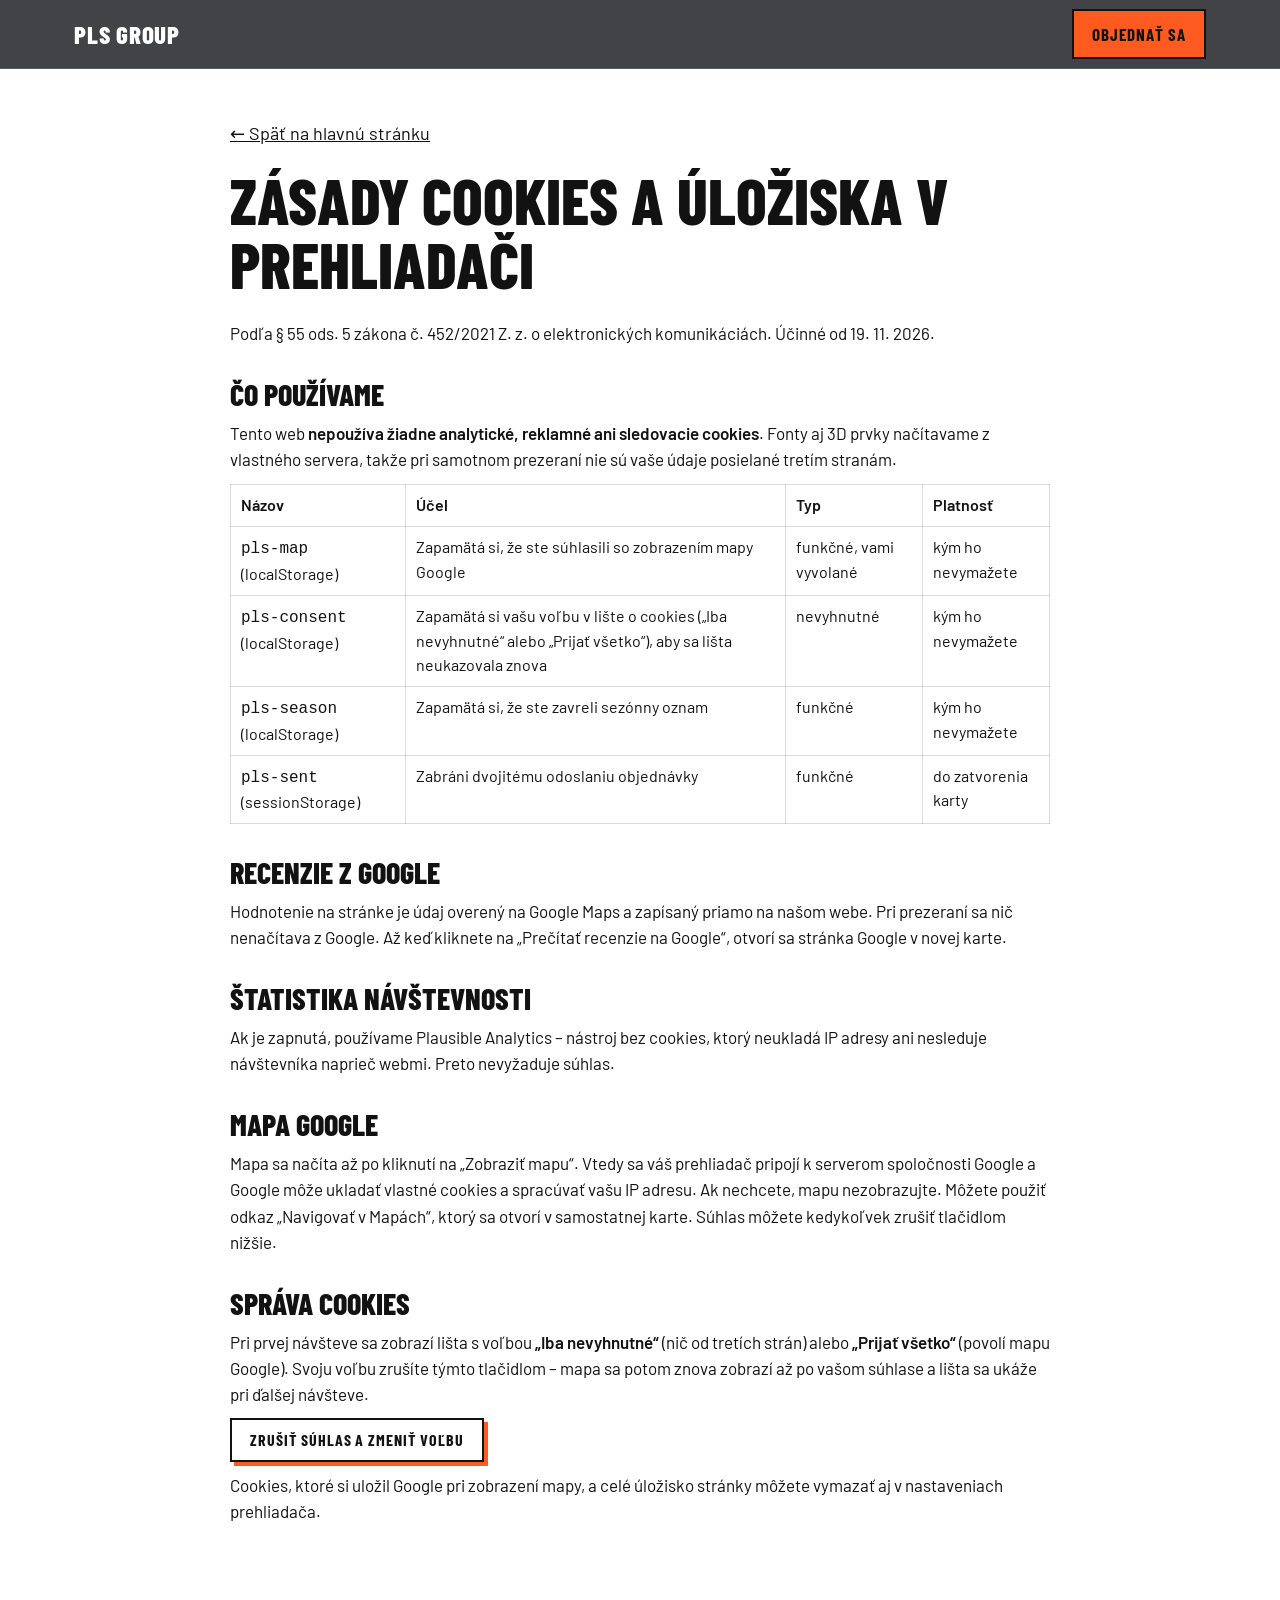
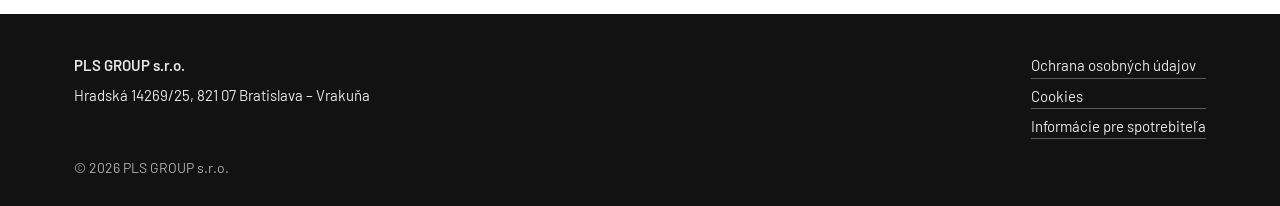
<file: cookies.html>
<!doctype html>
<html lang="sk"><head><meta charset="utf-8"><meta name="viewport" content="width=device-width,initial-scale=1"><meta http-equiv="Content-Security-Policy" content="default-src 'self'; object-src 'none'; base-uri 'self'; form-action 'self'; font-src 'self'; style-src 'self' 'unsafe-inline'; manifest-src 'self'; script-src 'self'; img-src 'self' data:; connect-src 'self'; frame-src 'none'; upgrade-insecure-requests"><meta name="referrer" content="strict-origin-when-cross-origin">
<title>Cookies – PLS GROUP</title><link rel="icon" href="assets/favicon.svg" type="image/svg+xml"><link rel="apple-touch-icon" href="assets/apple-touch-icon.png"><meta name="description" content="Zásady cookies a úložiska v prehliadači na webe autoservisu PLS GROUP v Bratislave – Vrakuni."><meta name="robots" content="noindex,follow">
<link rel="stylesheet" href="css/fonts.css"><link rel="stylesheet" href="css/style.css"></head><body>
<header class="top"><div class="wrap"><nav aria-label="Hlavné menu"><a class="logo" href="index.html"><span>PLS GROUP</span></a><a class="btn o sm" href="index.html#objednavka">Objednať sa</a></nav></div></header>
<main class="wrap legal"><a class="back" href="index.html">← Späť na hlavnú stránku</a>

<h1>Zásady cookies a úložiska v prehliadači</h1>
<p>Podľa § 55 ods. 5 zákona č. 452/2021 Z. z. o elektronických komunikáciách. Účinné od 19. 11. 2026.</p>
<h2>Čo používame</h2>
<p>Tento web <b>nepoužíva žiadne analytické, reklamné ani sledovacie cookies</b>. Fonty aj 3D prvky načítavame z vlastného servera, takže pri samotnom prezeraní nie sú vaše údaje posielané tretím stranám.</p>
<table><tr><th>Názov</th><th>Účel</th><th>Typ</th><th>Platnosť</th></tr>
<tr><td><code>pls-map</code> (localStorage)</td><td>Zapamätá si, že ste súhlasili so zobrazením mapy Google</td><td>funkčné, vami vyvolané</td><td>kým ho nevymažete</td></tr>
<tr><td><code>pls-consent</code> (localStorage)</td><td>Zapamätá si vašu voľbu v lište o cookies („Iba nevyhnutné“ alebo „Prijať všetko“), aby sa lišta neukazovala znova</td><td>nevyhnutné</td><td>kým ho nevymažete</td></tr>
<tr><td><code>pls-season</code> (localStorage)</td><td>Zapamätá si, že ste zavreli sezónny oznam</td><td>funkčné</td><td>kým ho nevymažete</td></tr>
<tr><td><code>pls-sent</code> (sessionStorage)</td><td>Zabráni dvojitému odoslaniu objednávky</td><td>funkčné</td><td>do zatvorenia karty</td></tr></table>
<h2>Recenzie z Google</h2>
<p>Hodnotenie na stránke je údaj overený na Google Maps a zapísaný priamo na našom webe. Pri prezeraní sa nič nenačítava z Google. Až keď kliknete na „Prečítať recenzie na Google“, otvorí sa stránka Google v novej karte.</p>
<h2>Štatistika návštevnosti</h2>
<p>Ak je zapnutá, používame Plausible Analytics – nástroj bez cookies, ktorý neukladá IP adresy ani nesleduje návštevníka naprieč webmi. Preto nevyžaduje súhlas.</p>
<h2>Mapa Google</h2>
<p>Mapa sa načíta až po kliknutí na „Zobraziť mapu“. Vtedy sa váš prehliadač pripojí k serverom spoločnosti Google a Google môže ukladať vlastné cookies a spracúvať vašu IP adresu. Ak nechcete, mapu nezobrazujte. Môžete použiť odkaz „Navigovať v Mapách“, ktorý sa otvorí v samostatnej karte. Súhlas môžete kedykoľvek zrušiť tlačidlom nižšie.</p>
<h2>Správa cookies</h2>
<p>Pri prvej návšteve sa zobrazí lišta s voľbou <b>„Iba nevyhnutné“</b> (nič od tretích strán) alebo <b>„Prijať všetko“</b> (povolí mapu Google). Svoju voľbu zrušíte týmto tlačidlom – mapa sa potom znova zobrazí až po vašom súhlase a lišta sa ukáže pri ďalšej návšteve.</p>
<p><button type="button" id="consent-reset" class="creset">Zrušiť súhlas a zmeniť voľbu</button> <span id="consent-msg" role="status"></span></p>
<p>Cookies, ktoré si uložil Google pri zobrazení mapy, a celé úložisko stránky môžete vymazať aj v nastaveniach prehliadača.</p>
</main>
<footer><div class="wrap"><div class="col"><b data-co="name"></b><span data-co="address"></span></div>
<div class="col"><a href="zasady-ochrany-osobnych-udajov.html">Ochrana osobných údajov</a><a href="cookies.html">Cookies</a><a href="informacie-pre-spotrebitela.html">Informácie pre spotrebiteľa</a></div>
<p class="small">© <span id="y"></span> <span data-co="name"></span></p></div></footer>
<script src="js/config.js"></script><script src="js/legal.js"></script><script src="js/guard.js"></script></body></html>
</file>
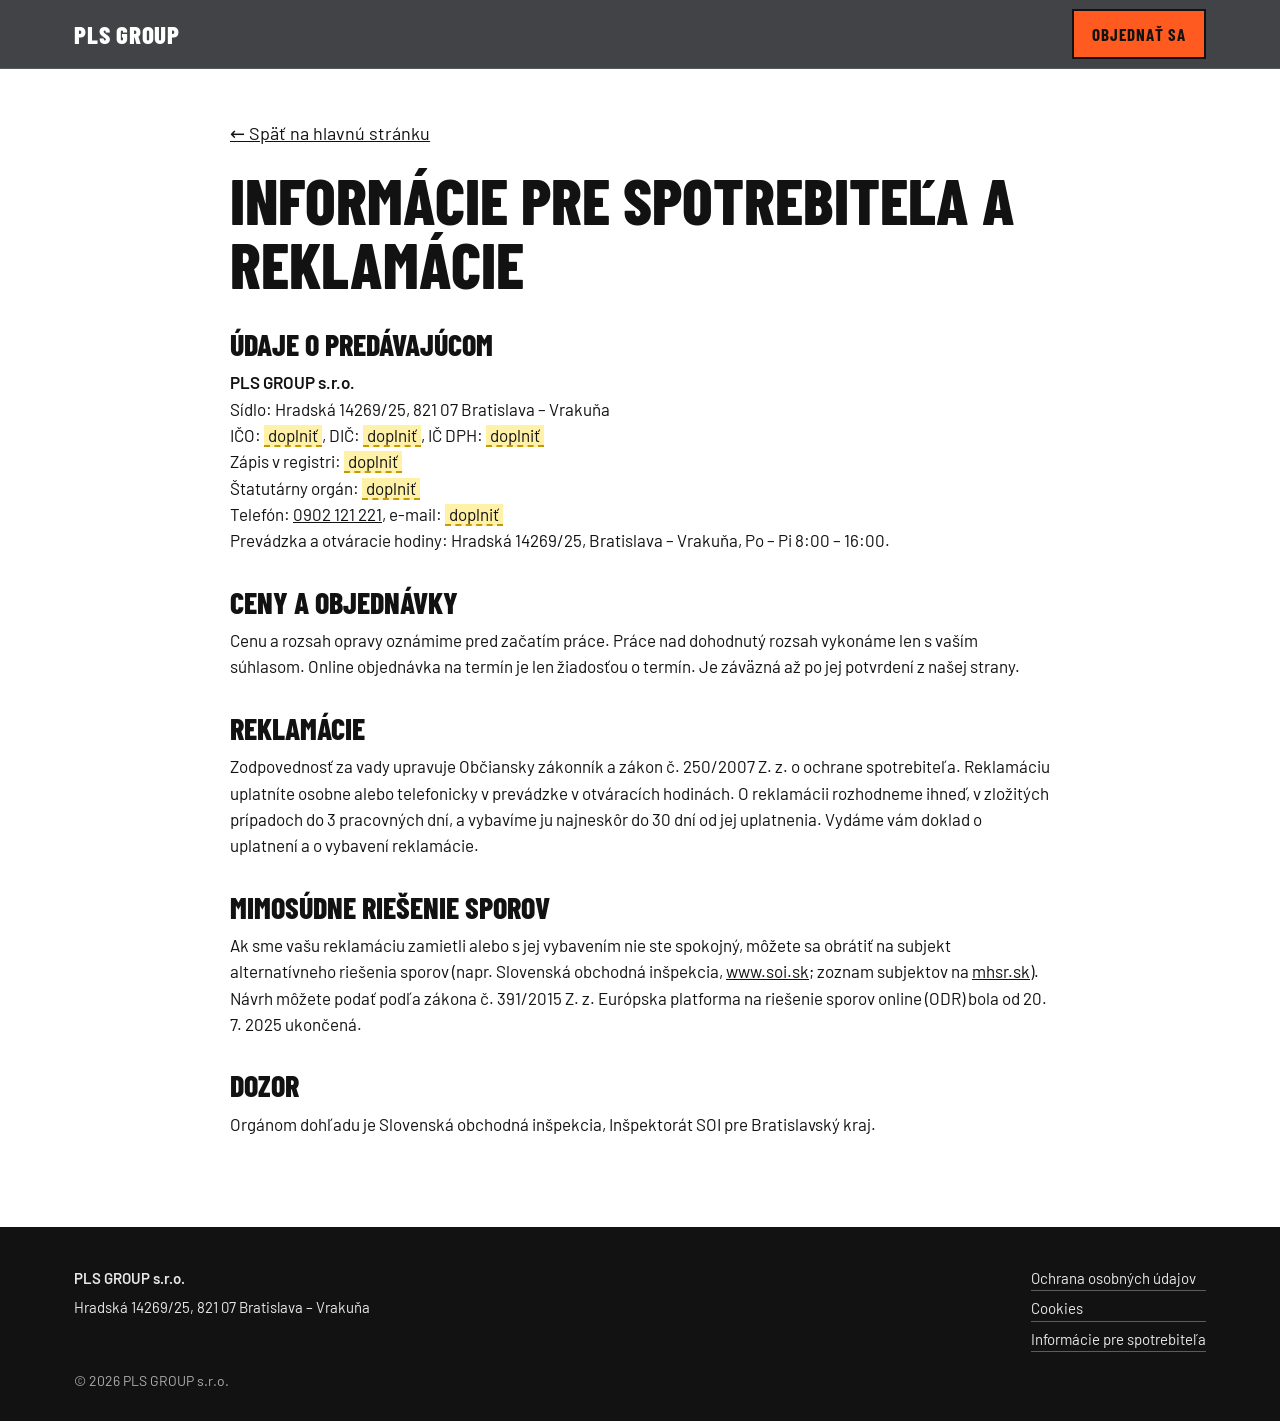
<file: informacie-pre-spotrebitela.html>
<!doctype html>
<html lang="sk"><head><meta charset="utf-8"><meta name="viewport" content="width=device-width,initial-scale=1"><meta http-equiv="Content-Security-Policy" content="default-src 'self'; object-src 'none'; base-uri 'self'; form-action 'self'; font-src 'self'; style-src 'self' 'unsafe-inline'; manifest-src 'self'; script-src 'self'; img-src 'self' data:; connect-src 'self'; frame-src 'none'; upgrade-insecure-requests"><meta name="referrer" content="strict-origin-when-cross-origin">
<title>Informácie pre spotrebiteľa – PLS GROUP</title><link rel="icon" href="assets/favicon.svg" type="image/svg+xml"><link rel="apple-touch-icon" href="assets/apple-touch-icon.png"><meta name="description" content="Informácie pre spotrebiteľa, reklamácie a mimosúdne riešenie sporov – autoservis PLS GROUP, Bratislava – Vrakuňa."><meta name="robots" content="noindex,follow">
<link rel="stylesheet" href="css/fonts.css"><link rel="stylesheet" href="css/style.css"></head><body>
<header class="top"><div class="wrap"><nav aria-label="Hlavné menu"><a class="logo" href="index.html"><span>PLS GROUP</span></a><a class="btn o sm" href="index.html#objednavka">Objednať sa</a></nav></div></header>
<main class="wrap legal"><a class="back" href="index.html">← Späť na hlavnú stránku</a>

<h1>Informácie pre spotrebiteľa a reklamácie</h1>
<h2>Údaje o predávajúcom</h2>
<p><b data-co="name"></b><br>Sídlo: <span data-co="address"></span><br>IČO: <span data-co="ico"></span>, DIČ: <span data-co="dic"></span>, IČ DPH: <span data-co="icdph"></span><br>Zápis v registri: <span data-co="register"></span><br>Štatutárny orgán: <span data-co="statutar"></span><br>Telefón: <a href="tel:+421902121221" data-co="phone"></a>, e-mail: <span data-co="email"></span><br>Prevádzka a otváracie hodiny: Hradská 14269/25, Bratislava – Vrakuňa, Po – Pi 8:00 – 16:00.</p>
<h2>Ceny a objednávky</h2>
<p>Cenu a rozsah opravy oznámime pred začatím práce. Práce nad dohodnutý rozsah vykonáme len s vaším súhlasom. Online objednávka na termín je len žiadosťou o termín. Je záväzná až po jej potvrdení z našej strany.</p>
<h2>Reklamácie</h2>
<p>Zodpovednosť za vady upravuje Občiansky zákonník a zákon č. 250/2007 Z. z. o ochrane spotrebiteľa. Reklamáciu uplatníte osobne alebo telefonicky v prevádzke v otváracích hodinách. O reklamácii rozhodneme ihneď, v zložitých prípadoch do 3 pracovných dní, a vybavíme ju najneskôr do 30 dní od jej uplatnenia. Vydáme vám doklad o uplatnení a o vybavení reklamácie.</p>
<h2>Mimosúdne riešenie sporov</h2>
<p>Ak sme vašu reklamáciu zamietli alebo s jej vybavením nie ste spokojný, môžete sa obrátiť na subjekt alternatívneho riešenia sporov (napr. Slovenská obchodná inšpekcia, <a href="https://www.soi.sk" rel="noopener">www.soi.sk</a>; zoznam subjektov na <a href="https://www.mhsr.sk" rel="noopener">mhsr.sk</a>). Návrh môžete podať podľa zákona č. 391/2015 Z. z. Európska platforma na riešenie sporov online (ODR) bola od 20. 7. 2025 ukončená.</p>
<h2>Dozor</h2>
<p>Orgánom dohľadu je Slovenská obchodná inšpekcia, Inšpektorát SOI pre Bratislavský kraj.</p>
</main>
<footer><div class="wrap"><div class="col"><b data-co="name"></b><span data-co="address"></span></div>
<div class="col"><a href="zasady-ochrany-osobnych-udajov.html">Ochrana osobných údajov</a><a href="cookies.html">Cookies</a><a href="informacie-pre-spotrebitela.html">Informácie pre spotrebiteľa</a></div>
<p class="small">© <span id="y"></span> <span data-co="name"></span></p></div></footer>
<script src="js/config.js"></script><script src="js/legal.js"></script><script src="js/guard.js"></script></body></html>
</file>
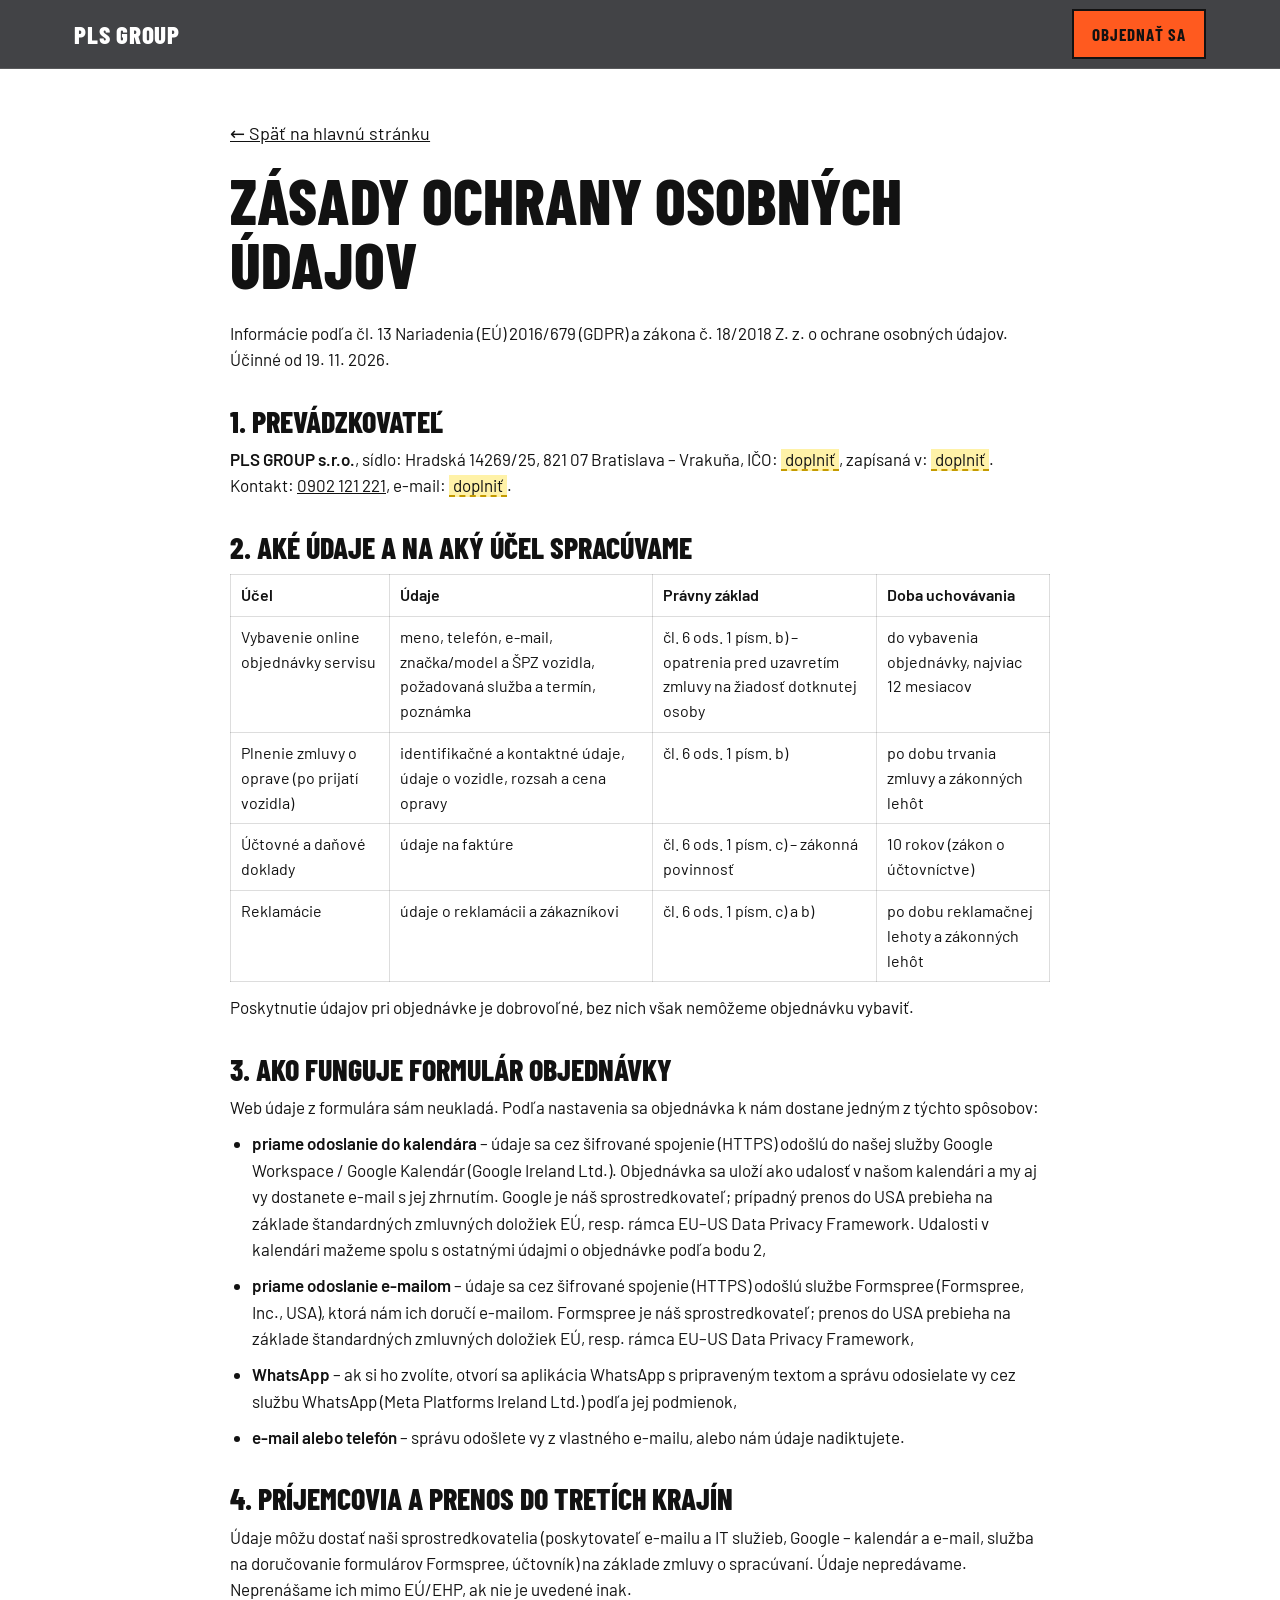
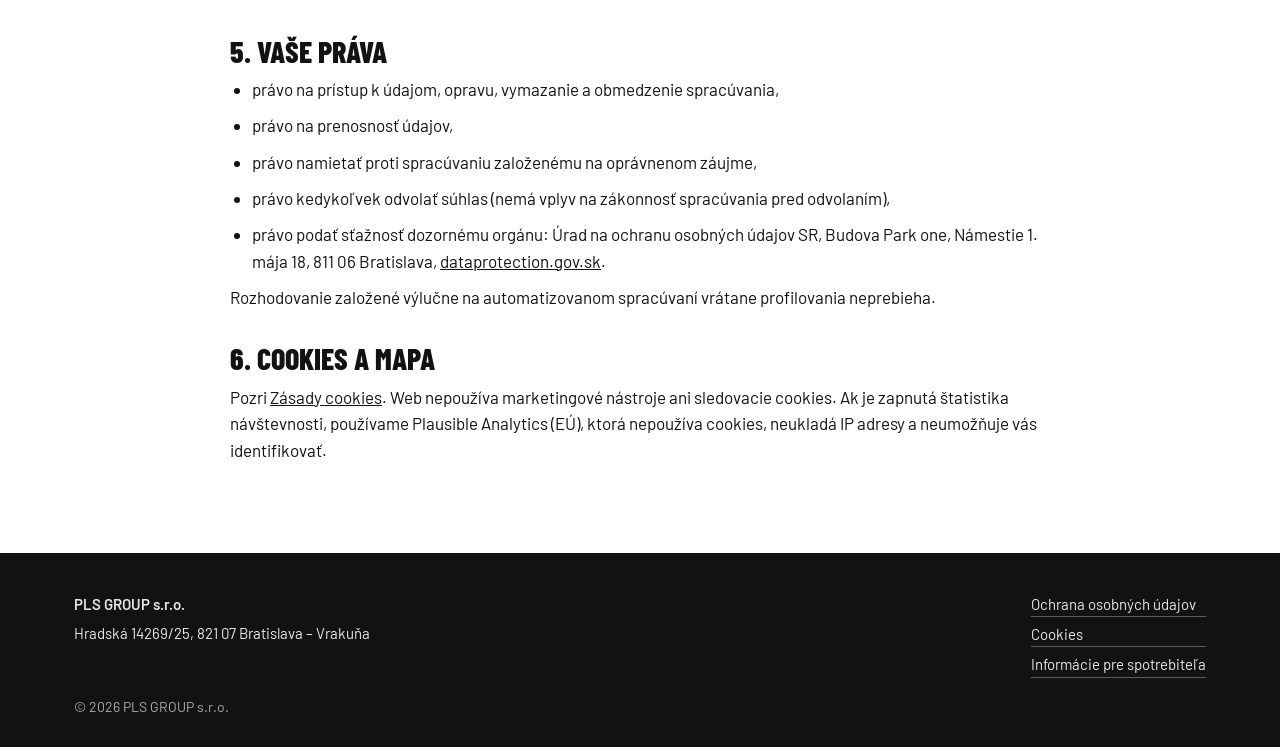
<file: zasady-ochrany-osobnych-udajov.html>
<!doctype html>
<html lang="sk"><head><meta charset="utf-8"><meta name="viewport" content="width=device-width,initial-scale=1"><meta http-equiv="Content-Security-Policy" content="default-src 'self'; object-src 'none'; base-uri 'self'; form-action 'self'; font-src 'self'; style-src 'self' 'unsafe-inline'; manifest-src 'self'; script-src 'self'; img-src 'self' data:; connect-src 'self'; frame-src 'none'; upgrade-insecure-requests"><meta name="referrer" content="strict-origin-when-cross-origin">
<title>Zásady ochrany osobných údajov – PLS GROUP</title><link rel="icon" href="assets/favicon.svg" type="image/svg+xml"><link rel="apple-touch-icon" href="assets/apple-touch-icon.png"><meta name="description" content="Ako autoservis PLS GROUP spracúva osobné údaje pri objednávke servisu a aké máte práva podľa GDPR."><meta name="robots" content="noindex,follow">
<link rel="stylesheet" href="css/fonts.css"><link rel="stylesheet" href="css/style.css"></head><body>
<header class="top"><div class="wrap"><nav aria-label="Hlavné menu"><a class="logo" href="index.html"><span>PLS GROUP</span></a><a class="btn o sm" href="index.html#objednavka">Objednať sa</a></nav></div></header>
<main class="wrap legal"><a class="back" href="index.html">← Späť na hlavnú stránku</a>

<h1>Zásady ochrany osobných údajov</h1>
<p>Informácie podľa čl. 13 Nariadenia (EÚ) 2016/679 (GDPR) a zákona č. 18/2018 Z. z. o ochrane osobných údajov. Účinné od 19. 11. 2026.</p>
<h2>1. Prevádzkovateľ</h2>
<p><b data-co="name"></b>, sídlo: <span data-co="address"></span>, IČO: <span data-co="ico"></span>, zapísaná v: <span data-co="register"></span>. Kontakt: <a href="tel:+421902121221" data-co="phone"></a>, e-mail: <span data-co="email"></span>.</p>
<h2>2. Aké údaje a na aký účel spracúvame</h2>
<table><tr><th>Účel</th><th>Údaje</th><th>Právny základ</th><th>Doba uchovávania</th></tr>
<tr><td>Vybavenie online objednávky servisu</td><td>meno, telefón, e-mail, značka/model a ŠPZ vozidla, požadovaná služba a termín, poznámka</td><td>čl. 6 ods. 1 písm. b) – opatrenia pred uzavretím zmluvy na žiadosť dotknutej osoby</td><td>do vybavenia objednávky, najviac 12 mesiacov</td></tr>
<tr><td>Plnenie zmluvy o oprave (po prijatí vozidla)</td><td>identifikačné a kontaktné údaje, údaje o vozidle, rozsah a cena opravy</td><td>čl. 6 ods. 1 písm. b)</td><td>po dobu trvania zmluvy a zákonných lehôt</td></tr>
<tr><td>Účtovné a daňové doklady</td><td>údaje na faktúre</td><td>čl. 6 ods. 1 písm. c) – zákonná povinnosť</td><td>10 rokov (zákon o účtovníctve)</td></tr>
<tr><td>Reklamácie</td><td>údaje o reklamácii a zákazníkovi</td><td>čl. 6 ods. 1 písm. c) a b)</td><td>po dobu reklamačnej lehoty a zákonných lehôt</td></tr></table>
<p>Poskytnutie údajov pri objednávke je dobrovoľné, bez nich však nemôžeme objednávku vybaviť.</p>
<h2>3. Ako funguje formulár objednávky</h2>
<p>Web údaje z formulára sám neukladá. Podľa nastavenia sa objednávka k nám dostane jedným z týchto spôsobov:</p>
<ul><li><b>priame odoslanie do kalendára</b> – údaje sa cez šifrované spojenie (HTTPS) odošlú do našej služby Google Workspace / Google Kalendár (Google Ireland Ltd.). Objednávka sa uloží ako udalosť v našom kalendári a my aj vy dostanete e-mail s jej zhrnutím. Google je náš sprostredkovateľ; prípadný prenos do USA prebieha na základe štandardných zmluvných doložiek EÚ, resp. rámca EU–US Data Privacy Framework. Udalosti v kalendári mažeme spolu s ostatnými údajmi o objednávke podľa bodu 2,</li>
<li><b>priame odoslanie e-mailom</b> – údaje sa cez šifrované spojenie (HTTPS) odošlú službe Formspree (Formspree, Inc., USA), ktorá nám ich doručí e-mailom. Formspree je náš sprostredkovateľ; prenos do USA prebieha na základe štandardných zmluvných doložiek EÚ, resp. rámca EU–US Data Privacy Framework,</li>
<li><b>WhatsApp</b> – ak si ho zvolíte, otvorí sa aplikácia WhatsApp s pripraveným textom a správu odosielate vy cez službu WhatsApp (Meta Platforms Ireland Ltd.) podľa jej podmienok,</li>
<li><b>e-mail alebo telefón</b> – správu odošlete vy z vlastného e-mailu, alebo nám údaje nadiktujete.</li></ul>
<h2>4. Príjemcovia a prenos do tretích krajín</h2>
<p>Údaje môžu dostať naši sprostredkovatelia (poskytovateľ e-mailu a IT služieb, Google – kalendár a e-mail, služba na doručovanie formulárov Formspree, účtovník) na základe zmluvy o spracúvaní. Údaje nepredávame. Neprenášame ich mimo EÚ/EHP, ak nie je uvedené inak.</p>
<h2>5. Vaše práva</h2>
<ul><li>právo na prístup k údajom, opravu, vymazanie a obmedzenie spracúvania,</li><li>právo na prenosnosť údajov,</li><li>právo namietať proti spracúvaniu založenému na oprávnenom záujme,</li><li>právo kedykoľvek odvolať súhlas (nemá vplyv na zákonnosť spracúvania pred odvolaním),</li><li>právo podať sťažnosť dozornému orgánu: Úrad na ochranu osobných údajov SR, Budova Park one, Námestie 1. mája 18, 811 06 Bratislava, <a href="https://dataprotection.gov.sk" rel="noopener">dataprotection.gov.sk</a>.</li></ul>
<p>Rozhodovanie založené výlučne na automatizovanom spracúvaní vrátane profilovania neprebieha.</p>
<h2>6. Cookies a mapa</h2>
<p>Pozri <a href="cookies.html">Zásady cookies</a>. Web nepoužíva marketingové nástroje ani sledovacie cookies. Ak je zapnutá štatistika návštevnosti, používame Plausible Analytics (EÚ), ktorá nepoužíva cookies, neukladá IP adresy a neumožňuje vás identifikovať.</p>
</main>
<footer><div class="wrap"><div class="col"><b data-co="name"></b><span data-co="address"></span></div>
<div class="col"><a href="zasady-ochrany-osobnych-udajov.html">Ochrana osobných údajov</a><a href="cookies.html">Cookies</a><a href="informacie-pre-spotrebitela.html">Informácie pre spotrebiteľa</a></div>
<p class="small">© <span id="y"></span> <span data-co="name"></span></p></div></footer>
<script src="js/config.js"></script><script src="js/legal.js"></script><script src="js/guard.js"></script></body></html>
</file>
<file: css/fonts.css>
@font-face{font-family:'Barlow';font-style:normal;font-weight:400;font-display:swap;src:url(../fonts/Barlow-400-latin-ext.woff2) format('woff2');unicode-range:U+0100-02BA, U+02BD-02C5, U+02C7-02CC, U+02CE-02D7, U+02DD-02FF, U+0304, U+0308, U+0329, U+1D00-1DBF, U+1E00-1E9F, U+1EF2-1EFF, U+2020, U+20A0-20AB, U+20AD-20C4, U+2113, U+2C60-2C7F, U+A720-A7FF}
@font-face{font-family:'Barlow';font-style:normal;font-weight:400;font-display:swap;src:url(../fonts/Barlow-400-latin.woff2) format('woff2');unicode-range:U+0000-00FF, U+0131, U+0152-0153, U+02BB-02BC, U+02C6, U+02DA, U+02DC, U+0304, U+0308, U+0329, U+2000-206F, U+20AC, U+2122, U+2191, U+2193, U+2212, U+2215, U+FEFF, U+FFFD}
@font-face{font-family:'Barlow';font-style:normal;font-weight:500;font-display:swap;src:url(../fonts/Barlow-500-latin-ext.woff2) format('woff2');unicode-range:U+0100-02BA, U+02BD-02C5, U+02C7-02CC, U+02CE-02D7, U+02DD-02FF, U+0304, U+0308, U+0329, U+1D00-1DBF, U+1E00-1E9F, U+1EF2-1EFF, U+2020, U+20A0-20AB, U+20AD-20C4, U+2113, U+2C60-2C7F, U+A720-A7FF}
@font-face{font-family:'Barlow';font-style:normal;font-weight:500;font-display:swap;src:url(../fonts/Barlow-500-latin.woff2) format('woff2');unicode-range:U+0000-00FF, U+0131, U+0152-0153, U+02BB-02BC, U+02C6, U+02DA, U+02DC, U+0304, U+0308, U+0329, U+2000-206F, U+20AC, U+2122, U+2191, U+2193, U+2212, U+2215, U+FEFF, U+FFFD}
@font-face{font-family:'Barlow';font-style:normal;font-weight:600;font-display:swap;src:url(../fonts/Barlow-600-latin-ext.woff2) format('woff2');unicode-range:U+0100-02BA, U+02BD-02C5, U+02C7-02CC, U+02CE-02D7, U+02DD-02FF, U+0304, U+0308, U+0329, U+1D00-1DBF, U+1E00-1E9F, U+1EF2-1EFF, U+2020, U+20A0-20AB, U+20AD-20C4, U+2113, U+2C60-2C7F, U+A720-A7FF}
@font-face{font-family:'Barlow';font-style:normal;font-weight:600;font-display:swap;src:url(../fonts/Barlow-600-latin.woff2) format('woff2');unicode-range:U+0000-00FF, U+0131, U+0152-0153, U+02BB-02BC, U+02C6, U+02DA, U+02DC, U+0304, U+0308, U+0329, U+2000-206F, U+20AC, U+2122, U+2191, U+2193, U+2212, U+2215, U+FEFF, U+FFFD}
@font-face{font-family:'Barlow Condensed';font-style:normal;font-weight:600;font-display:swap;src:url(../fonts/BarlowCondensed-600-latin-ext.woff2) format('woff2');unicode-range:U+0100-02BA, U+02BD-02C5, U+02C7-02CC, U+02CE-02D7, U+02DD-02FF, U+0304, U+0308, U+0329, U+1D00-1DBF, U+1E00-1E9F, U+1EF2-1EFF, U+2020, U+20A0-20AB, U+20AD-20C4, U+2113, U+2C60-2C7F, U+A720-A7FF}
@font-face{font-family:'Barlow Condensed';font-style:normal;font-weight:600;font-display:swap;src:url(../fonts/BarlowCondensed-600-latin.woff2) format('woff2');unicode-range:U+0000-00FF, U+0131, U+0152-0153, U+02BB-02BC, U+02C6, U+02DA, U+02DC, U+0304, U+0308, U+0329, U+2000-206F, U+20AC, U+2122, U+2191, U+2193, U+2212, U+2215, U+FEFF, U+FFFD}
@font-face{font-family:'Barlow Condensed';font-style:normal;font-weight:700;font-display:swap;src:url(../fonts/BarlowCondensed-700-latin-ext.woff2) format('woff2');unicode-range:U+0100-02BA, U+02BD-02C5, U+02C7-02CC, U+02CE-02D7, U+02DD-02FF, U+0304, U+0308, U+0329, U+1D00-1DBF, U+1E00-1E9F, U+1EF2-1EFF, U+2020, U+20A0-20AB, U+20AD-20C4, U+2113, U+2C60-2C7F, U+A720-A7FF}
@font-face{font-family:'Barlow Condensed';font-style:normal;font-weight:700;font-display:swap;src:url(../fonts/BarlowCondensed-700-latin.woff2) format('woff2');unicode-range:U+0000-00FF, U+0131, U+0152-0153, U+02BB-02BC, U+02C6, U+02DA, U+02DC, U+0304, U+0308, U+0329, U+2000-206F, U+20AC, U+2122, U+2191, U+2193, U+2212, U+2215, U+FEFF, U+FFFD}
@font-face{font-family:'Barlow Condensed';font-style:normal;font-weight:800;font-display:swap;src:url(../fonts/BarlowCondensed-800-latin-ext.woff2) format('woff2');unicode-range:U+0100-02BA, U+02BD-02C5, U+02C7-02CC, U+02CE-02D7, U+02DD-02FF, U+0304, U+0308, U+0329, U+1D00-1DBF, U+1E00-1E9F, U+1EF2-1EFF, U+2020, U+20A0-20AB, U+20AD-20C4, U+2113, U+2C60-2C7F, U+A720-A7FF}
@font-face{font-family:'Barlow Condensed';font-style:normal;font-weight:800;font-display:swap;src:url(../fonts/BarlowCondensed-800-latin.woff2) format('woff2');unicode-range:U+0000-00FF, U+0131, U+0152-0153, U+02BB-02BC, U+02C6, U+02DA, U+02DC, U+0304, U+0308, U+0329, U+2000-206F, U+20AC, U+2122, U+2191, U+2193, U+2212, U+2215, U+FEFF, U+FFFD}
</file>
<file: css/style.css>
/* PLS GROUP – projekt4 */
:root{
  --w:#fff; --hl:#d4d8de; --o:#ff5a1f; --o-d:#c43600; --k:#121212; --g:#1b1e23; --line:rgba(18,18,18,.14); --gr:#c9ced5;
  --head:"Barlow Condensed","Arial Narrow",Impact,sans-serif;
  --body:"Barlow",system-ui,-apple-system,"Segoe UI",Roboto,sans-serif;
}
*{box-sizing:border-box;margin:0;padding:0}
html{scroll-behavior:smooth;scroll-padding-top:76px}
body{font-family:var(--body);font-size:18px;line-height:1.55;color:var(--k);background:var(--w);-webkit-font-smoothing:antialiased}
img{display:block;max-width:100%}
a{color:inherit}
button{font:inherit;color:inherit}
.wrap{max-width:1180px;margin:0 auto;padding:0 24px}
.sr{position:absolute;width:1px;height:1px;overflow:hidden;clip:rect(0 0 0 0);white-space:nowrap}
.skip{position:fixed;left:12px;top:-60px;z-index:100;background:var(--o);color:var(--k);padding:10px 16px;font-family:var(--head);font-weight:700;letter-spacing:.06em;text-transform:uppercase;text-decoration:none;transition:top .15s}
.skip:focus{top:12px}
:focus-visible{outline:3px solid var(--o);outline-offset:3px}

h1,h2,h3{font-family:var(--head);font-weight:800;line-height:.98;text-transform:uppercase}
h2{font-size:clamp(40px,5.4vw,72px)}
h3{font-size:30px;line-height:1.02}
.eyebrow{font-family:var(--head);font-weight:700;font-size:17px;letter-spacing:.14em;text-transform:uppercase;display:flex;align-items:center;gap:12px}
.eyebrow:before{content:"";width:34px;height:3px;background:var(--o)}

.btn{display:inline-flex;align-items:center;justify-content:center;gap:12px;font-family:var(--head);font-weight:700;font-size:20px;letter-spacing:.06em;text-transform:uppercase;text-decoration:none;padding:15px 26px;border:2px solid var(--k);background:var(--k);color:var(--w);cursor:pointer;transition:transform .15s,box-shadow .15s}
.btn:hover{transform:translate(-3px,-3px);box-shadow:5px 5px 0 var(--o)}
.btn.o{background:var(--o);color:var(--k)}
.btn.o:hover{box-shadow:5px 5px 0 var(--k)}
.btn.line{background:transparent;color:var(--k)}
.btn.sm{padding:10px 18px;font-size:17px}
.btn svg{width:18px;height:18px}

/* ---------- header ---------- */
header.top{position:fixed;inset:0 0 auto 0;z-index:40;background:rgba(13,15,18,.78);backdrop-filter:blur(10px);-webkit-backdrop-filter:blur(10px);border-bottom:1px solid rgba(255,255,255,.12);color:var(--w)}
nav{display:flex;align-items:center;justify-content:space-between;height:68px;gap:20px}
.logo{display:flex;align-items:center;gap:12px;text-decoration:none;font-family:var(--head);font-weight:800;font-size:25px;letter-spacing:.03em;line-height:1}
/* firma nemá logo → v hlavičke iba názov (bez štvorca „P“) */
.logo small{display:block;font-size:11px;font-weight:600;letter-spacing:.18em;opacity:.7;margin-top:3px}
nav ul{display:flex;gap:30px;list-style:none;font-family:var(--head);font-weight:700;font-size:18px;letter-spacing:.08em;text-transform:uppercase}
nav ul a{text-decoration:none;padding:6px 0;background:linear-gradient(var(--o),var(--o)) 0 100%/0 3px no-repeat;transition:background-size .2s}
nav ul a:hover{background-size:100% 3px}
.burger{display:none;background:none;border:2px solid var(--w);padding:8px 13px;cursor:pointer;font-family:var(--head);font-weight:700;font-size:16px;letter-spacing:.08em;text-transform:uppercase;color:var(--w)}

/* ---------- 3D scene ---------- */
.scene-wrap{position:relative;height:100vh;height:100svh;min-height:520px;background:#0d0f12}
.scene{position:relative;height:100%;overflow:hidden}
.poster{position:absolute;inset:0;width:100%;height:100%;object-fit:cover;z-index:0;transition:opacity .6s}
.poster.off{opacity:0}
#gl{position:absolute;inset:0;width:100%;height:100%;display:block;outline:none;z-index:1;cursor:grab}
#gl.grabbing{cursor:grabbing}
#gl:focus-visible{outline:3px solid var(--o);outline-offset:-3px}
.loader{position:absolute;left:50%;top:50%;transform:translate(-50%,-50%);padding:10px 18px;border-radius:10px;background:rgba(13,15,18,.8);color:var(--w);font-family:var(--head);font-weight:700;letter-spacing:.14em;text-transform:uppercase;font-size:16px;z-index:5;transition:opacity .5s;text-align:center}
.loader.done{opacity:0;pointer-events:none}
.loader b{display:block;width:180px;height:4px;background:rgba(255,255,255,.2);margin:16px auto 0;position:relative;overflow:hidden}
.loader b:after{content:"";position:absolute;inset:0;width:40%;background:var(--o);animation:ld 1s ease-in-out infinite alternate}
@keyframes ld{to{transform:translateX(150%)}}
.hud{position:absolute;inset:0;pointer-events:none;z-index:3;color:var(--w)}
.hero-intro{position:absolute;left:clamp(16px,2.6vw,40px);bottom:calc(24px + env(safe-area-inset-bottom));text-align:left;pointer-events:none}
.hero-intro .t{font-family:var(--head);font-weight:800;font-size:clamp(30px,3.2vw,46px);line-height:.95;letter-spacing:.02em;text-transform:uppercase;text-shadow:0 4px 24px rgba(0,0,0,.85)}
.hero-intro .sub{margin-top:6px;font-family:var(--head);font-weight:700;font-size:clamp(14px,1.2vw,17px);letter-spacing:.08em;text-transform:uppercase;text-shadow:0 2px 14px rgba(0,0,0,.8)}
.hero-intro .sub em{font-style:normal;color:var(--o)}
/* nápoveda: oranžová s ikonou a pulzovaním, kým návštevník auto neotočí */
.hint{position:absolute;left:50%;bottom:calc(100px + env(safe-area-inset-bottom));transform:translateX(-50%);display:flex;align-items:center;gap:10px;background:var(--o);color:var(--k);border:2px solid var(--w);border-radius:12px;padding:9px 18px 9px 14px;font-family:var(--head);font-weight:800;letter-spacing:.08em;text-transform:uppercase;font-size:17px;opacity:0;transition:opacity .6s;white-space:nowrap;pointer-events:none;box-shadow:0 8px 24px rgba(0,0,0,.4)}
.hint svg{width:22px;height:22px;flex:none}
.hint.on{opacity:1;animation:hintpulse 1.8s ease-out infinite}
.hint.faded{opacity:.6;animation:none;background:rgba(13,15,18,.8);color:var(--w);border-color:rgba(255,255,255,.18)}
.hint.gone{opacity:0!important;animation:none;transition:opacity .25s}
@keyframes hintpulse{0%{box-shadow:0 8px 24px rgba(0,0,0,.4),0 0 0 0 rgba(255,90,31,.75)}70%{box-shadow:0 8px 24px rgba(0,0,0,.4),0 0 0 16px rgba(255,90,31,0)}100%{box-shadow:0 8px 24px rgba(0,0,0,.4),0 0 0 0 rgba(255,90,31,0)}}
@keyframes swipe{0%,100%{transform:translateX(-16px) rotate(-8deg)}50%{transform:translateX(16px) rotate(8deg)}}
.cta-bar{position:absolute;left:50%;bottom:calc(24px + env(safe-area-inset-bottom));transform:translateX(-50%);display:flex;gap:12px;opacity:0;transition:opacity .4s;pointer-events:none}
.cta-bar.on{opacity:1}
.cta-bar.on .btn{pointer-events:auto}
.go3d{display:none}

/* bubbles */
.bubbles{position:absolute;inset:0;z-index:2;pointer-events:none}
.bubble{position:absolute;left:0;top:0;width:52px;height:52px;background:none;border:0;cursor:pointer;pointer-events:auto;will-change:transform,opacity;opacity:0;padding:0;transform:translate(-9999px,-9999px)}
.bubble.static-b{opacity:1}
.bubble .dot{position:relative;display:grid;place-items:center;width:52px;height:52px;border-radius:50%;background:var(--o);color:var(--k);border:3px solid var(--w);box-shadow:0 6px 22px rgba(0,0,0,.5);transition:transform .18s}
.bubble .dot:before{content:"";position:absolute;inset:-9px;border-radius:50%;border:2px solid var(--o);opacity:.7;animation:ping 2s ease-out infinite}
@keyframes ping{from{transform:scale(.7);opacity:.9}to{transform:scale(1.3);opacity:0}}
.bubble svg{width:26px;height:26px}
.bubble .lab{position:absolute;top:50%;left:100%;margin-left:12px;transform:translateY(-50%);font-family:var(--head);font-weight:700;font-size:17px;letter-spacing:.08em;text-transform:uppercase;background:rgba(13,15,18,.86);color:var(--w);padding:6px 12px;border-left:3px solid var(--o);white-space:nowrap;transition:background .15s,color .15s}
.bubble:hover .dot,.bubble:focus-visible .dot,.bubble.hot .dot{transform:scale(1.22);background:var(--hl);color:var(--k);border-color:var(--hl);box-shadow:0 0 0 4px rgba(255,255,255,.25),0 6px 26px rgba(0,0,0,.55)}
.bubble:hover .dot:before,.bubble:focus-visible .dot:before,.bubble.hot .dot:before{border-color:var(--hl)}
.bubble:hover .lab,.bubble:focus-visible .lab,.bubble.hot .lab{background:var(--hl);color:var(--k);border-color:var(--hl)}
.bubble.left .lab{left:auto;right:100%;margin-left:0;margin-right:12px;border-left:0;border-right:3px solid var(--o)}
.bubble .lab{border-radius:6px}
.bubble .ls{display:none}
.callouts .bubble .lf{display:none}.callouts .bubble .ls{display:inline}
.bubble.hot{z-index:2000!important}
.bubble.big{width:68px;height:68px}
.bubble.big .dot{width:68px;height:68px;border-width:4px}
.bubble.big svg{width:34px;height:34px}
.bubble.big .lab{font-size:20px;padding:8px 14px}
.callbig{display:flex;align-items:center;gap:14px;margin:4px 0 22px;padding:14px 20px;border:2px solid var(--k);border-radius:12px;background:var(--o);color:var(--k);text-decoration:none;box-shadow:5px 5px 0 var(--k);width:max-content;max-width:100%}
.callbig svg{width:30px;height:30px;fill:currentColor;flex:none}
.callbig span{font-family:var(--head);font-weight:800;font-size:30px;letter-spacing:.04em;line-height:1}
.callbig small{display:block;font-size:13px;font-weight:700;letter-spacing:.14em;text-transform:uppercase;margin-bottom:4px}
.callbig:hover{transform:translate(-2px,-2px);box-shadow:7px 7px 0 var(--k)}

/* obdĺžniky služieb v scéne – vpravo hore, pod sebou */
@media(min-width:761px) and (max-width:1100px){ .hero-intro{display:none} }

/* ---------- services list ---------- */
section.sec{padding:96px 0}
.services{background:var(--gr);border-block:2px solid var(--k)}
.services .head{display:grid;grid-template-columns:1fr 1fr;gap:40px;align-items:end;margin-bottom:48px}
.services .head p{font-size:21px;max-width:480px;justify-self:end}
.cards{display:grid;grid-template-columns:repeat(4,1fr);gap:22px;list-style:none}
.card{display:flex;flex-direction:column;gap:10px;width:100%;height:100%;text-align:left;background:var(--w);border:2px solid var(--k);box-shadow:7px 7px 0 var(--k);padding:22px 20px;cursor:pointer;transition:transform .18s,box-shadow .18s}
.card:hover{transform:translate(-4px,-4px);box-shadow:11px 11px 0 var(--o)}
.card .ic{width:46px;height:46px;display:grid;place-items:center;background:var(--k);color:var(--o)}
.card .ic svg{width:26px;height:26px}
.card h3{font-size:27px}
.card p{font-size:16px;line-height:1.45}
.card .more{margin-top:auto;padding-top:10px;border-top:1px solid var(--line);font-family:var(--head);font-weight:700;font-size:17px;letter-spacing:.08em;text-transform:uppercase;color:var(--k)}
.card .more:after{content:"";display:block;width:34px;height:3px;margin-top:8px;background:var(--o);transition:width .18s}
.card:hover .more:after{width:70px}

/* ---------- process / why ---------- */
.steps{display:grid;grid-template-columns:repeat(4,1fr);margin-top:52px;border-top:2px solid var(--k)}
.step{padding:26px 26px 6px 0}
.step+.step{padding-left:26px;border-left:2px solid var(--k)}
.step b{display:block;font-family:var(--head);font-weight:800;font-size:76px;line-height:1;color:var(--w);-webkit-text-stroke:2px var(--k);margin-bottom:10px}
.step h3{font-size:28px;margin-bottom:8px}
.step p{font-size:17px}
.why .grid{display:grid;grid-template-columns:1fr 1.3fr;gap:70px;align-items:start}
.why dt{font-family:var(--head);font-weight:800;font-size:32px;text-transform:uppercase;padding-top:22px;border-top:2px solid var(--k);display:flex;align-items:center;gap:14px}
.why dt:before{content:"";width:14px;height:14px;background:var(--o);border:2px solid var(--k);transform:rotate(45deg)}
.why dd{padding:6px 0 24px 28px;font-size:18px;max-width:560px}

/* ---------- cenník ---------- */
.prices{background:#f4f4f2;border-top:2px solid var(--k)}
.prices .head{display:grid;grid-template-columns:1fr 1fr;gap:40px;align-items:end;margin-bottom:40px}
.prices .head p{font-size:20px;max-width:480px;justify-self:end}
.pgrid{display:grid;grid-template-columns:1fr 1fr;gap:24px}
.pgroup{background:var(--w);border:2px solid var(--k);border-radius:14px;box-shadow:7px 7px 0 var(--k);padding:24px 26px 10px}
.pgroup h3{font-size:30px;margin-bottom:8px;display:flex;align-items:center;gap:12px}
.pgroup h3:before{content:"";width:12px;height:12px;background:var(--o);border:2px solid var(--k);transform:rotate(45deg)}
.pgroup ul{list-style:none}
.pgroup li{display:flex;justify-content:space-between;align-items:baseline;gap:18px;padding:13px 0;border-top:1px solid var(--line)}
.pgroup li:first-child{border-top:0}
.pn{font-size:17px;font-weight:600}
.pn small{display:block;font-weight:400;font-size:14px;opacity:.65}
.pp{font-family:var(--head);font-weight:800;font-size:24px;white-space:nowrap}
.pnote{margin-top:22px;font-size:15px;opacity:.7}

/* ---------- o nás ---------- */
.about{background:var(--k);color:var(--w)}
.about .eyebrow:before{background:var(--o)}
.agrid{display:grid;grid-template-columns:1fr;max-width:880px}
.about h2{margin-bottom:18px}
.alead{font-size:21px;margin-bottom:14px}
.about p{opacity:.92}
.afacts{list-style:none;display:grid;grid-template-columns:repeat(3,1fr);gap:14px;margin-top:28px}
.afacts li{border:1px solid rgba(255,255,255,.18);border-radius:12px;padding:16px}
.afacts b{display:block;font-family:var(--head);font-weight:800;font-size:38px;line-height:1;color:var(--o)}
.afacts span{font-size:15px;opacity:.8}
.about .todo{color:var(--k)}

/* ---------- recenzie ---------- */
.reviews{background:var(--w)}
.reviews h2{margin-bottom:34px}
.gbadge{display:grid;grid-template-columns:auto 1fr auto;gap:26px;align-items:center;border:2px solid var(--k);border-radius:16px;box-shadow:8px 8px 0 var(--o);padding:26px 30px;background:var(--w)}
.glogo{width:64px;height:64px;border-radius:50%;background:#fff;border:1px solid var(--line);display:grid;place-items:center}
.glogo svg{width:36px;height:36px}
.gnum{display:flex;align-items:center;gap:14px}
.gnum b{font-family:var(--head);font-weight:800;font-size:62px;line-height:1}
.stars{display:inline-flex;gap:3px}
.stars i{width:26px;height:26px;background:#d9d9d9;clip-path:polygon(50% 0,61% 35%,98% 35%,68% 57%,79% 91%,50% 70%,21% 91%,32% 57%,2% 35%,39% 35%)}
.stars i.f{background:#fbbc05}
.stars i.h{background:linear-gradient(90deg,#fbbc05 50%,#d9d9d9 50%)}
.stars.sm i{width:17px;height:17px}
.gcount{font-size:19px;font-weight:600}
.gcheck{font-size:14px;opacity:.65;display:flex;align-items:center;gap:6px}
.gcheck:before{content:"✓";display:grid;place-items:center;width:18px;height:18px;border-radius:50%;background:#34a853;color:#fff;font-size:12px;font-weight:700}
.gacts{display:flex;flex-direction:column;gap:10px}

/* ---------- FAQ ---------- */
.faq{background:#f4f4f2;border-top:2px solid var(--k)}
.fgrid2{display:grid;grid-template-columns:.8fr 1.2fr;gap:60px;align-items:start}
.fsub{margin-top:18px;font-size:18px}
.fsub a{text-decoration:none;border-bottom:2px solid var(--o)}
.qa{display:flex;flex-direction:column;gap:12px}
.qa details{background:var(--w);border:2px solid var(--k);border-radius:12px;overflow:hidden}
.qa details[open]{box-shadow:6px 6px 0 var(--o)}
.qa summary{list-style:none;cursor:pointer;padding:18px 56px 18px 22px;font-family:var(--head);font-weight:700;font-size:22px;letter-spacing:.02em;text-transform:uppercase;position:relative}
.qa summary::-webkit-details-marker{display:none}
.qa summary:after{content:"+";position:absolute;right:18px;top:50%;transform:translateY(-50%);width:28px;height:28px;border-radius:8px;background:var(--k);color:var(--w);display:grid;place-items:center;font-size:22px;line-height:1}
.qa details[open] summary:after{content:"–";background:var(--o);color:var(--k)}
.qa details p{padding:0 22px 20px;font-size:17px}
.qa a{border-bottom:2px solid var(--o);text-decoration:none}

/* ---------- sezónny oznam ---------- */
.season{position:absolute;left:50%;top:80px;transform:translateX(-50%);z-index:39;display:flex;align-items:center;gap:12px;padding:8px 8px 8px 16px;border-radius:12px;background:var(--w);color:var(--k);box-shadow:0 10px 30px rgba(0,0,0,.35);border:2px solid var(--k);width:max-content;max-width:calc(100% - 32px)}
.season p{font-size:15px;font-weight:600;line-height:1.3}
.sdot{width:10px;height:10px;border-radius:50%;background:var(--o);flex:none;box-shadow:0 0 0 4px rgba(255,90,31,.25)}
.sbtn{border:0;background:var(--o);color:var(--k);font-family:var(--head);font-weight:700;letter-spacing:.06em;text-transform:uppercase;font-size:15px;padding:8px 12px;border-radius:8px;cursor:pointer;white-space:nowrap}
.sx{border:0;background:none;font-size:22px;line-height:1;width:30px;height:30px;cursor:pointer;color:var(--k);opacity:.6}
.sx:hover{opacity:1}

/* ---------- mobilná lišta ---------- */
.mbar{display:none}
.consent-bar{position:fixed;left:50%;bottom:calc(18px + env(safe-area-inset-bottom));transform:translateX(-50%);z-index:70;width:min(920px,calc(100% - 20px));display:flex;align-items:center;gap:20px;padding:16px 18px;background:var(--w);color:var(--k);border:2px solid var(--k);box-shadow:6px 6px 0 var(--o)}
.consent-bar p{font-size:15px;line-height:1.45}
.consent-bar a{color:var(--k);border-bottom:2px solid var(--o);text-decoration:none}
.consent-bar .cb-acts{display:flex;gap:10px;flex:none}
.consent-bar .btn{padding:11px 16px;font-size:15px}

/* ---------- contact ---------- */
.contact{background:var(--gr);border-top:2px solid var(--k)}
.contact .grid{display:grid;grid-template-columns:.9fr 1.1fr;gap:40px;margin-top:44px}
.info{background:var(--w);border:2px solid var(--k);box-shadow:8px 8px 0 var(--k);align-self:start}
.info .row{padding:16px 24px;border-bottom:2px solid var(--k)}
.info .row small{display:block;font-family:var(--head);font-weight:700;font-size:15px;letter-spacing:.14em;text-transform:uppercase;opacity:.65}
.info .row b{font-size:20px;font-weight:600}
.info .row a{text-decoration:none;border-bottom:2px solid var(--o)}
.hours{list-style:none;margin-top:6px}
.hours li{display:flex;justify-content:space-between;gap:16px;padding:3px 0;border-top:1px solid var(--line);font-size:18px}
.hours li:first-child{border-top:0}
.hours li:nth-child(n+6) b{opacity:.6}
.info .acts{display:flex;flex-direction:column;gap:12px;padding:22px 24px 24px}
.map{border:2px solid var(--k);box-shadow:8px 8px 0 var(--k);min-height:440px;background:#e9e9e9;position:relative;display:grid;place-items:center;text-align:center}
.map iframe{position:absolute;inset:0;width:100%;height:100%;border:0}
.map .gate{max-width:380px;padding:24px}
.map .gate p{font-size:16px;margin:10px 0 18px}

/* ---------- footer ---------- */
footer{background:var(--k);color:var(--w);padding:40px 0 30px;font-size:15px}
footer .wrap{display:flex;flex-wrap:wrap;justify-content:space-between;gap:18px 40px}
footer .col{display:flex;flex-direction:column;gap:6px;opacity:.9}
footer a{text-decoration:none;border-bottom:1px solid rgba(255,255,255,.35)}
footer a:hover{border-color:var(--o);color:var(--o)}
footer .small{opacity:.65;width:100%;font-size:14px}

/* ---------- dialogs ---------- */
dialog{border:2px solid var(--k);padding:0;background:var(--w);color:var(--k);max-width:min(940px,94vw);width:100%;max-height:92vh;margin:auto;box-shadow:10px 10px 0 var(--o)}
dialog::backdrop{background:rgba(10,12,15,.78)}
dialog[open]{animation:pop .22s ease-out}
/* bočný panel služby pri priblíženom aute */
dialog.side[open]{display:flex;flex-direction:column}
dialog.side{position:fixed;inset:var(--hdr,70px) 0 0 50%;margin:0;width:auto;height:auto;max-width:none;max-height:none;z-index:60;border:0;border-left:4px solid var(--o);box-shadow:-20px 0 60px rgba(0,0,0,.45)}
dialog.side[open]{animation:slidein .35s cubic-bezier(.2,.8,.2,1)}
dialog.side .sheet{grid-template-columns:1fr;flex:1 1 auto;min-height:0;max-height:none;overflow:auto}
.svc-side .season,.svc-side .hero-intro{opacity:0;pointer-events:none;transition:opacity .3s}
dialog.side h3{font-size:36px}
dialog.side li{font-size:16px;padding:6px 0 6px 28px}
dialog.side li:before{top:13px}
dialog.side .body{padding:clamp(24px,3.4vw,52px)}
/* Odťah: tabuľa je pri pravej stene → panel vľavo */
dialog.side.left{inset:var(--hdr,70px) 50% 0 0;border-left:0;border-right:4px solid var(--o);box-shadow:20px 0 60px rgba(0,0,0,.45)}
dialog.side.left[open]{animation:slideleft .35s cubic-bezier(.2,.8,.2,1)}
/* na výšku (mobil, tablet): auto hore, text dole – pol na pol */
@media (max-aspect-ratio:1/1){
  dialog.side,dialog.side.left{inset:50svh 0 0 0;border-left:0;border-right:0;border-top:4px solid var(--o);box-shadow:0 -14px 40px rgba(0,0,0,.5)}
  dialog.side[open],dialog.side.left[open]{animation:sheetup .3s ease-out}
  dialog.side .body{padding:20px 18px 18px}
  dialog.side h3{font-size:28px;margin:4px 0 8px}
}
.svc-side .cta-bar,.svc-side .hint{opacity:0!important;pointer-events:none!important}
@keyframes sheetup{from{transform:translateY(40px);opacity:0}to{transform:none;opacity:1}}
@keyframes slidein{from{transform:translateX(40px);opacity:0}to{transform:none;opacity:1}}
@keyframes slideleft{from{transform:translateX(-40px);opacity:0}to{transform:none;opacity:1}}
@keyframes pop{from{opacity:0;transform:translateY(16px)}}
.x{position:absolute;right:0;top:0;z-index:2;width:50px;height:50px;border:0;background:var(--k);color:var(--w);font-family:var(--head);font-size:30px;line-height:1;cursor:pointer}
.x:hover{background:var(--o);color:var(--k)}
.sheet{display:grid;grid-template-columns:1fr;max-height:92vh;overflow:auto}
.sheet .body{padding:34px 34px 30px}
.sheet h3{font-size:44px;margin:10px 0}
.sheet .intro{margin-bottom:18px}
.sheet h4{font-family:var(--head);font-weight:700;font-size:17px;letter-spacing:.14em;text-transform:uppercase;margin-bottom:6px}
.sheet ul{list-style:none;margin-bottom:20px}
.sheet li{padding:8px 0 8px 30px;border-top:1px solid var(--line);position:relative;font-size:17px}
.sheet li:last-child{border-bottom:1px solid var(--line)}
.sheet li:before{content:"";position:absolute;left:2px;top:16px;width:11px;height:11px;background:var(--o);border:2px solid var(--k);transform:rotate(45deg) scale(.8)}
.sheet .note{font-size:15px;opacity:.75;margin-bottom:20px}
.row{display:flex;gap:12px;flex-wrap:wrap}

/* booking form */
.book{padding:34px;max-height:92vh;overflow:auto}
.book h3{font-size:44px;margin:10px 0 6px}
.book .lead{margin-bottom:20px;font-size:17px}
.fgrid{display:grid;grid-template-columns:1fr 1fr;gap:14px 18px}
.f{display:flex;flex-direction:column;gap:5px;min-width:0}
.f.full{grid-column:1/-1}
.f .lbl{display:block}
.f label,.f .lbl{font-family:var(--head);font-weight:700;font-size:16px;letter-spacing:.1em;text-transform:uppercase}
.f input,.f select,.f textarea{font:inherit;font-size:17px;padding:11px 12px;border:2px solid var(--k);background:var(--w);color:var(--k);border-radius:0;width:100%}
.f textarea{min-height:84px;resize:vertical}
.f input:focus,.f select:focus,.f textarea:focus{outline:3px solid var(--o);outline-offset:0}
.f .err{color:#b00020;font-size:14px;min-height:0;display:none}
.f.bad .err{display:block}
.f.bad input,.f.bad select{border-color:#b00020}
.hp{position:absolute!important;left:-9999px}
.consent{display:flex;gap:10px;align-items:flex-start;font-size:15px}
.consent input{width:22px;height:22px;margin-top:3px;flex:none;accent-color:var(--o)}
.stepn{display:inline-grid;place-items:center;width:24px;height:24px;margin-right:8px;border-radius:50%;background:var(--o);color:var(--k);font-style:normal;font-size:14px;letter-spacing:0;vertical-align:1px}
#slot-day{font-family:var(--body);font-weight:600;letter-spacing:0;text-transform:none}
.days{display:flex;gap:8px;overflow-x:auto;padding:2px 2px 10px;scroll-snap-type:x proximity;-webkit-overflow-scrolling:touch}
.days label{position:relative;flex:none;scroll-snap-align:start;font-family:var(--body);letter-spacing:0;text-transform:none;text-align:center}
.days input{position:absolute;opacity:0;width:1px;height:1px}
.days span{display:flex;flex-direction:column;align-items:center;justify-content:center;width:66px;height:66px;border:2px solid var(--k);cursor:pointer;line-height:1.15}
.days small{font-size:13px;font-weight:700;text-transform:uppercase;opacity:.7}
.days b{font-size:17px}
.days em,.slots em{display:block;font-style:normal;font-size:11px;font-weight:700;text-transform:uppercase;letter-spacing:.04em}
.days input:checked+span{background:var(--k);color:var(--w)}
.days input:checked+span small{opacity:1;color:var(--o)}
.days input:focus-visible+span{outline:3px solid var(--o)}
.days input:disabled+span{background:#eee;color:#777;border-color:#bbb;cursor:not-allowed}
.days label:hover input:not(:disabled):not(:checked)+span,.slots label:hover input:not(:disabled):not(:checked)+span{background:#ffe7dc}
.slotbox .slots{opacity:.45}
.slotbox.on .slots{opacity:1}
.slot-hint{grid-column:1/-1;font-size:15px;padding:12px;border:2px dashed #bbb;text-align:center}
.f.bad .days span,.f.bad .slots span{border-color:#b00020}
.f.bad .lbl{color:#b00020}
.f.bad .err{font-weight:600}
.formerr{margin-top:18px;padding:12px 14px;border:2px solid #b00020;background:#fdecee;color:#b00020;font-weight:600}
.slots{display:grid;grid-template-columns:repeat(4,1fr);gap:8px}
.slots label{position:relative;font-family:var(--body);font-weight:600;letter-spacing:0;text-transform:none;font-size:16px;text-align:center}
.slots input{position:absolute;opacity:0;width:1px;height:1px}
.slots span{display:block;border:2px solid var(--k);padding:9px 0;cursor:pointer}
.slots input:checked+span{background:var(--k);color:var(--w)}
.slots input:focus-visible+span{outline:3px solid var(--o)}
.slots input:disabled+span{background:#eee;color:#777;border-color:#bbb;cursor:not-allowed;padding:4px 0}
.done{padding:34px}
.calbox{margin:18px 0 6px;padding:16px;border:2px solid var(--k);background:#fff6f1;box-shadow:5px 5px 0 var(--o)}
.calbox p{font-size:16px;margin-bottom:12px}
.done h3{font-size:42px;margin:10px 0}
.done pre{white-space:pre-wrap;font-family:var(--body);background:#f3f3f3;border:2px solid var(--k);padding:14px;margin:14px 0;font-size:16px}
.note-s{font-size:14px;opacity:.75;margin-top:12px}

/* legal pages */
.legal{padding:120px 0 80px;max-width:820px}
.legal h1{font-family:var(--head);font-weight:800;font-size:clamp(40px,6vw,64px);text-transform:uppercase;line-height:1;margin-bottom:24px}
.legal h2{font-size:30px;margin:34px 0 10px}
.legal p,.legal li{margin-bottom:10px;font-size:17px}
.creset{font:700 16px/1 var(--head);letter-spacing:.06em;text-transform:uppercase;padding:12px 18px;background:var(--w);color:var(--k);border:2px solid var(--k);box-shadow:4px 4px 0 var(--o);cursor:pointer}
.creset:hover{background:var(--o)}
#consent-msg{margin-left:10px;font-weight:600}
.legal ul{padding-left:22px}
.legal table{border-collapse:collapse;width:100%;margin:12px 0}
.legal td,.legal th{border:1px solid var(--line);padding:8px 10px;text-align:left;font-size:16px;vertical-align:top}
.todo{background:#fff2a8;color:var(--k);padding:0 4px;border-bottom:2px dashed #c49a00}
.legal .back{display:inline-block;margin-bottom:20px}

/* ---------- responsive ---------- */
@media(max-width:1000px){
  .cards{grid-template-columns:repeat(2,1fr)}
  .services .head,.why .grid,.contact .grid,.prices .head,.agrid,.fgrid2{grid-template-columns:1fr}
  .prices .head p{justify-self:start}
  .pgrid{grid-template-columns:1fr}
  .gbadge{grid-template-columns:auto 1fr}.gacts{grid-column:1/-1;flex-direction:row;flex-wrap:wrap}
  .agrid{gap:34px}
  .services .head p{justify-self:start}
  .steps{grid-template-columns:1fr 1fr}.step:nth-child(3){padding-left:0;border-left:0}.step:nth-child(n+3){border-top:2px solid var(--k);margin-top:26px}
}
@media(max-width:1100px){
  .burger{display:block;margin-left:auto}
  nav ul{display:none;position:absolute;left:0;right:0;top:100%;flex-direction:column;gap:0;background:rgba(13,15,18,.97);padding:6px 24px 14px}
  nav ul a{display:block;padding:14px 0;border-top:1px solid rgba(255,255,255,.14);background:none}
  header.top.open nav ul{display:flex}
  nav>.btn{margin-left:12px}
  .callouts .bubble:not(.inl) .lab{display:block;top:0;left:0;right:auto;margin:0;transform:none;height:26px;line-height:26px;padding:0 9px;font-size:13px;letter-spacing:.06em;border:0;border-left:3px solid var(--o);border-radius:6px;background:rgba(13,15,18,.9);box-shadow:0 4px 14px rgba(0,0,0,.45)}
  .callouts .bubble.left:not(.inl) .lab{border-right:0;border-left:3px solid var(--o)}
  .callouts .bubble.inl .lab{display:block;font-size:14px;padding:6px 11px}
  .leaders{position:absolute;inset:0;width:100%;height:100%;pointer-events:none;overflow:visible}
  .leaders line{stroke:var(--w);stroke-width:2;stroke-linecap:round;filter:drop-shadow(0 0 2px rgba(0,0,0,.9))}
  .leaders line.hot{stroke:var(--o);stroke-width:3}
  .callouts .bubble:hover .lab,.callouts .bubble:focus-visible .lab,.callouts .bubble.hot .lab{background:var(--hl);color:var(--k);border-left-color:var(--o)}
  .bubble .lab{display:none}
}
@media(max-width:760px){
  .consent-bar{flex-direction:column;align-items:stretch;gap:12px;bottom:calc(84px + env(safe-area-inset-bottom));padding:14px}
  .consent-bar p{font-size:14px}
  .consent-bar .cb-acts .btn{flex:1}
  body{font-size:17px}
  section.sec{padding:68px 0}
  nav>.btn{display:none}
  .logo small{display:none}
  .cards{grid-template-columns:1fr}
  .steps{grid-template-columns:1fr}.step,.step+.step{padding:22px 0 6px;border-left:0}.step+.step{border-top:2px solid var(--k);margin-top:20px}
  .fgrid{grid-template-columns:1fr}.slots{grid-template-columns:repeat(4,1fr)}
  .book,.sheet .body{padding:26px 20px}
  .bubble .lab{display:none}
  .static .hint{display:none}
  .bubble,.bubble .dot{width:44px;height:44px}
  .bubble.big,.bubble.big .dot{width:60px;height:60px}.bubble.big svg{width:30px;height:30px}
  .bubble svg{width:22px;height:22px}
  .hint{top:auto;bottom:calc(100px + env(safe-area-inset-bottom));font-size:13px;white-space:normal;width:max-content;max-width:calc(100% - 32px);text-align:center}
  /* mobil: okienko nad autom, zmizne pri prvom dotyku */
  html .hint.touchtip{bottom:auto;top:62%;flex-direction:column;gap:6px;padding:10px 18px;font-size:15px;border-radius:14px;max-width:min(220px,calc(100% - 32px))}
  html .hint.touchtip svg{width:32px;height:32px;animation:swipe 1.4s ease-in-out infinite}
  .static .hint{bottom:calc(164px + env(safe-area-inset-bottom))}
  .cta-bar{display:none}
  .hero-intro{position:absolute;width:1px;height:1px;overflow:hidden;clip:rect(0 0 0 0);white-space:nowrap}
  .static .go3d{display:flex;align-items:center;gap:10px;position:absolute;left:50%;bottom:calc(100px + env(safe-area-inset-bottom));transform:translateX(-50%);pointer-events:auto;padding:13px 22px;border-radius:14px;border:2px solid var(--w);background:var(--o);color:var(--k);font-family:var(--head);font-weight:800;font-size:18px;letter-spacing:.08em;text-transform:uppercase;white-space:nowrap;box-shadow:0 10px 30px rgba(0,0,0,.45);cursor:pointer}
  .go3d svg{width:24px;height:24px;fill:currentColor}
  .go3d:disabled{opacity:.6}
  .afacts{grid-template-columns:1fr 1fr 1fr;gap:8px}.afacts li{padding:12px 10px}.afacts b{font-size:28px}.afacts span{font-size:13px}
  .gbadge{padding:20px;gap:16px}.gnum b{font-size:46px}.stars i{width:20px;height:20px}.glogo{width:48px;height:48px}.glogo svg{width:28px;height:28px}
  .gacts .btn{width:100%}
  .pgroup{padding:18px 18px 6px}.pp{font-size:21px}
  .qa summary{font-size:19px;padding:16px 52px 16px 18px}
  .season{top:76px;left:12px;right:12px;transform:none;width:auto}
  .season p{font-size:13px}
  .has-season .hint{top:auto}
  .mbar{display:grid;grid-auto-flow:column;grid-auto-columns:1fr;gap:8px;position:fixed;left:10px;right:10px;bottom:calc(10px + env(safe-area-inset-bottom));z-index:45;padding:8px;border-radius:16px;background:rgba(13,15,18,.92);backdrop-filter:blur(10px);-webkit-backdrop-filter:blur(10px);box-shadow:0 10px 30px rgba(0,0,0,.4)}
  .mb{display:flex;align-items:center;justify-content:center;gap:7px;padding:12px 6px;border-radius:11px;border:0;background:rgba(255,255,255,.1);color:var(--w);font-family:var(--head);font-weight:700;font-size:16px;letter-spacing:.05em;text-transform:uppercase;text-decoration:none;cursor:pointer}
  .mb svg{width:19px;height:19px;fill:currentColor}
  .mb.call{background:var(--o);color:var(--k)}
  .mb.wa{background:#25d366;color:#08311a}
  body{padding-bottom:84px}
  footer{padding-bottom:110px}
  dialog{max-height:88vh}
  .svc-side .mbar{opacity:0;pointer-events:none}
}
@media(prefers-reduced-motion:reduce){
  html{scroll-behavior:auto}
  .bubble .dot:before,.arrow,.loader b:after,.hint.on,html .hint.touchtip svg{animation:none}
  dialog[open]{animation:none}
}
.reduced .scene-wrap{height:100vh;height:100svh}

.nojs .scene-wrap{display:none}
.static .scene{touch-action:pan-y}
@media(max-width:380px){.callouts .bubble:not(.inl) .lab{font-size:12px;padding:0 6px;letter-spacing:.04em}}
#svc-dlg:not(.side){max-width:min(640px,94vw)}
</file>
